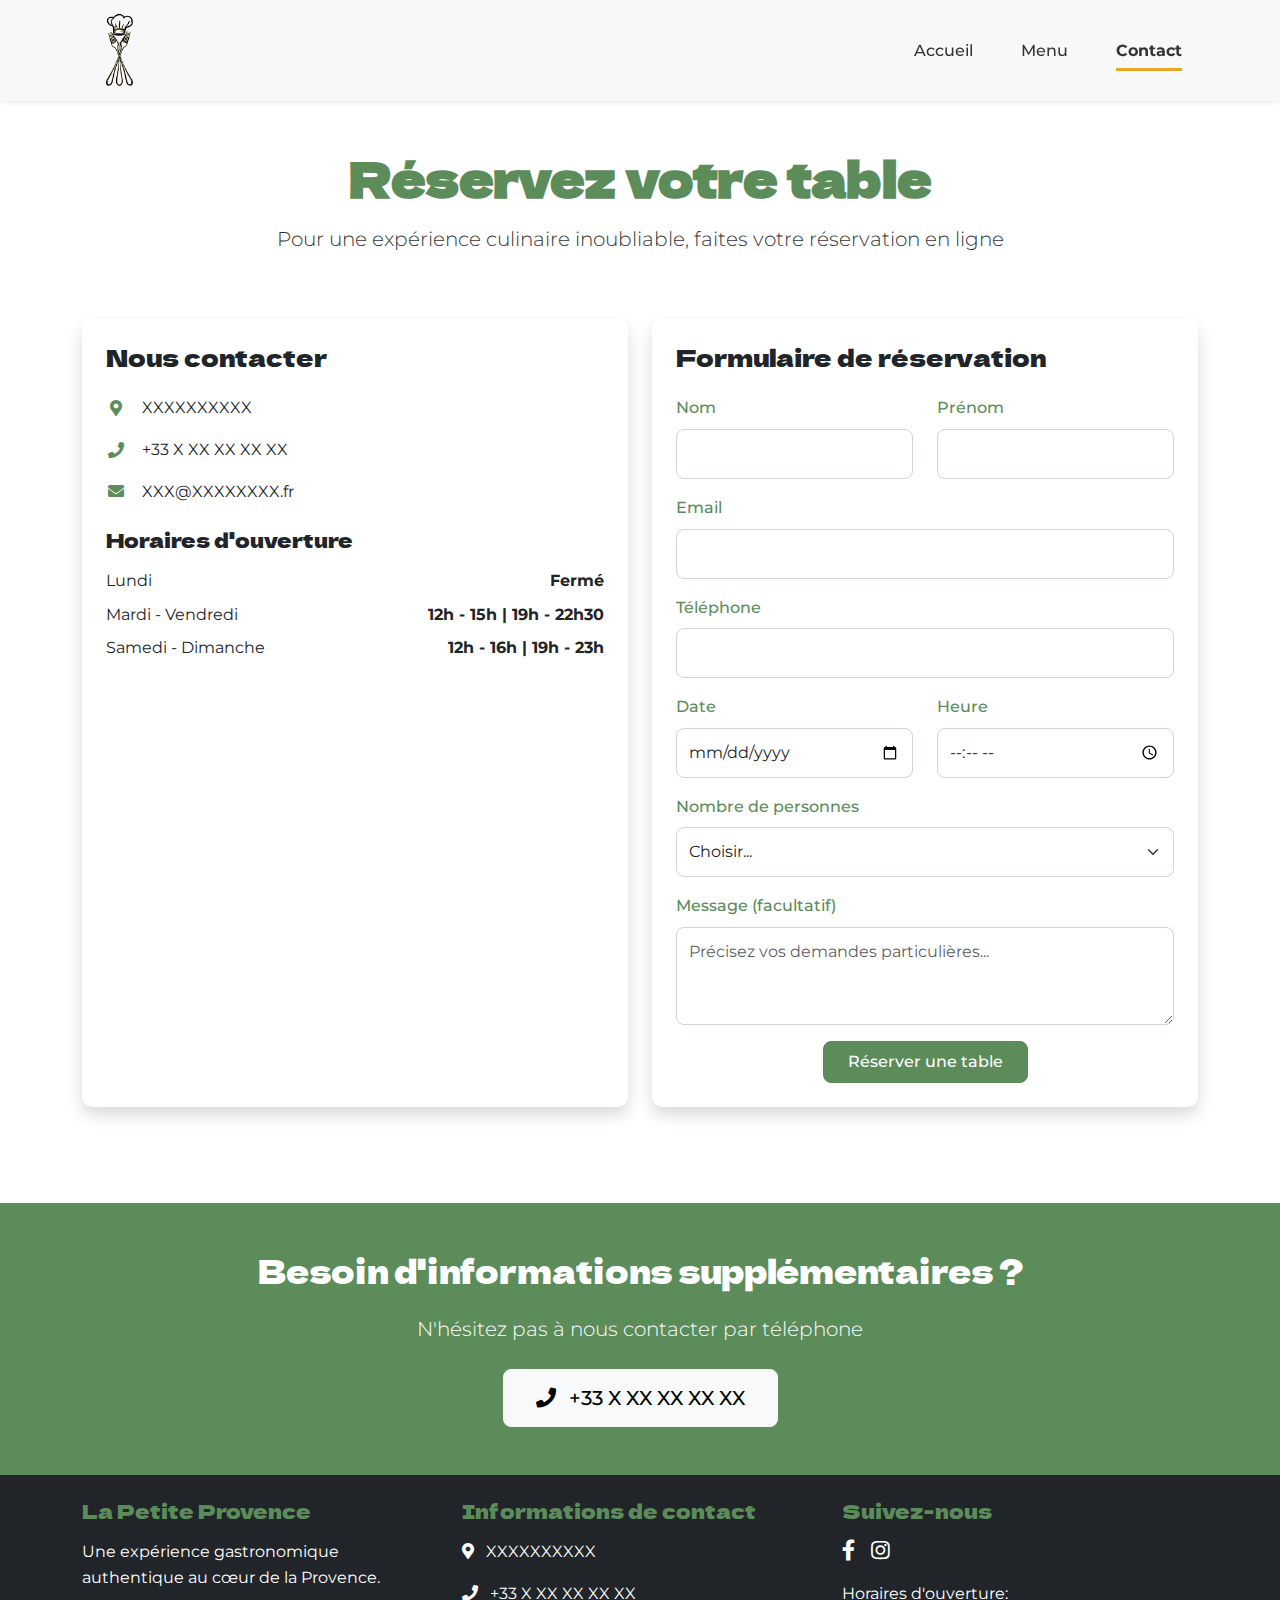
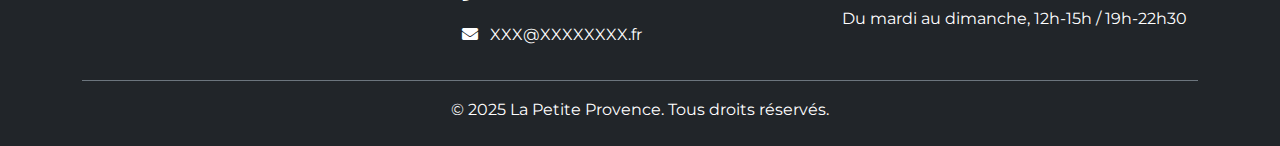
<file: contact.html>
<!DOCTYPE html>
<html lang="fr">

<head>
    <meta charset="UTF-8">
    <meta name="viewport" content="width=device-width, initial-scale=1.0">
    <link rel="preconnect" href="https://fonts.googleapis.com">
    <link rel="preconnect" href="https://fonts.gstatic.com" crossorigin>
    <link
        href="https://fonts.googleapis.com/css2?family=Dela+Gothic+One&family=Montserrat:ital,wght@0,100..900;1,100..900&display=swap"
        rel="stylesheet">
    <title>La Petite Provence - Contact</title>
    <!-- Bootstrap CSS -->
    <link href="https://cdn.jsdelivr.net/npm/bootstrap@5.3.2/dist/css/bootstrap.min.css" rel="stylesheet">
    <!-- Bootstrap JavaScript Bundle with Popper -->
    <script src="https://cdn.jsdelivr.net/npm/bootstrap@5.3.2/dist/js/bootstrap.bundle.min.js"></script>
    <!-- Font Awesome -->
    <link rel="stylesheet" href="https://cdnjs.cloudflare.com/ajax/libs/font-awesome/5.15.4/css/all.min.css">
    <!-- CSS -->
    <link rel="stylesheet" href="styles.css">
</head>

<body>
    <nav class="navbar navbar-expand-lg navbar-light bg-light sticky-top shadow-sm">
        <div class="container">
            <a class="navbar-brand" href="index.html"><img src="/Img/icon.png" alt="Logo" width="75" height="75"></a>
            <button class="navbar-toggler" type="button" data-bs-toggle="collapse"
                data-bs-target="#navbarSupportedContent" aria-controls="navbarSupportedContent" aria-expanded="false"
                aria-label="Toggle navigation">
                <span class="navbar-toggler-icon"></span>
            </button>
            <div class="collapse navbar-collapse" id="navbarSupportedContent">
                <ul class="navbar-nav ms-auto mb-2 mb-lg-0 gap-3">
                    <li class="nav-item">
                        <a class="nav-link" href="index.html">Accueil</a>
                    </li>
                    <li class="nav-item">
                        <a class="nav-link" href="menu.html">Menu</a>
                    </li>
                    <li class="nav-item">
                        <a class="nav-link active fw-bold" aria-current="page" href="contact.html">Contact</a>
                    </li>
                </ul>
            </div>
        </div>
    </nav>

    <main>
        <div class="container py-5">
            <div class="row mb-5 justify-content-center">
                <div class="col-lg-8 text-center">
                    <h1 class="display-5 fw-bold mb-3">Réservez votre table</h1>
                    <p class="lead">Pour une expérience culinaire inoubliable, faites votre réservation en ligne</p>
                </div>
            </div>

            <div class="row mb-5">
                <div class="col-lg-6 mb-4 mb-lg-0">
                    <div class="card border-0 shadow h-100">
                        <div class="card-body p-4">
                            <h2 class="h4 mb-4">Nous contacter</h2>
                            <ul class="list-unstyled">
                                <li class="mb-3 d-flex align-items-center">
                                    <i class="fas fa-map-marker-alt text-primary me-3 fa-fw"></i>
                                    <span>XXXXXXXXXX</span>
                                </li>
                                <li class="mb-3 d-flex align-items-center">
                                    <i class="fas fa-phone text-primary me-3 fa-fw"></i>
                                    <span>+33 X XX XX XX XX</span>
                                </li>
                                <li class="mb-3 d-flex align-items-center">
                                    <i class="fas fa-envelope text-primary me-3 fa-fw"></i>
                                    <span>XXX@XXXXXXXX.fr</span>
                                </li>
                            </ul>
                            
                            <h3 class="h5 mb-3 mt-4">Horaires d'ouverture</h3>
                            <ul class="list-unstyled">
                                <li class="mb-2 d-flex justify-content-between">
                                    <span>Lundi</span>
                                    <span class="fw-bold">Fermé</span>
                                </li>
                                <li class="mb-2 d-flex justify-content-between">
                                    <span>Mardi - Vendredi</span>
                                    <span class="fw-bold">12h - 15h | 19h - 22h30</span>
                                </li>
                                <li class="mb-2 d-flex justify-content-between">
                                    <span>Samedi - Dimanche</span>
                                    <span class="fw-bold">12h - 16h | 19h - 23h</span>
                                </li>
                            </ul>
                            
                            <div class="mt-4">
                                <iframe src="https://www.google.com/maps/embed?pb=!1m18!1m12!1m3!1d2890.8842706758356!2d5.447183315048697!3d43.52963566780557!2m3!1f0!2f0!3f0!3m2!1i1024!2i768!4f13.1!3m3!1m2!1s0x12c98da304b91259%3A0x5cb953bec8b9ea11!2sAix-en-Provence%2C%20France!5e0!3m2!1sfr!2sfr!4v1617273845268!5m2!1sfr!2sfr" width="100%" height="200" style="border:0;" allowfullscreen="" loading="lazy"></iframe>
                            </div>
                        </div>
                    </div>
                </div>
                
                <div class="col-lg-6">
                    <div class="card border-0 shadow">
                        <div class="card-body p-4">
                            <h2 class="h4 mb-4">Formulaire de réservation</h2>
                            <form id="reservationForm">
                                <div class="row">
                                    <div class="col-md-6 mb-3">
                                        <label for="nom" class="form-label">Nom</label>
                                        <input type="text" class="form-control" id="nom" required>
                                    </div>
                                    <div class="col-md-6 mb-3">
                                        <label for="prenom" class="form-label">Prénom</label>
                                        <input type="text" class="form-control" id="prenom" required>
                                    </div>
                                </div>
                                <div class="mb-3">
                                    <label for="email" class="form-label">Email</label>
                                    <input type="email" class="form-control" id="email" required>
                                </div>
                                <div class="mb-3">
                                    <label for="telephone" class="form-label">Téléphone</label>
                                    <input type="tel" class="form-control" id="telephone" required>
                                </div>
                                <div class="row">
                                    <div class="col-md-6 mb-3">
                                        <label for="date" class="form-label">Date</label>
                                        <input type="date" class="form-control" id="date" required>
                                    </div>
                                    <div class="col-md-6 mb-3">
                                        <label for="heure" class="form-label">Heure</label>
                                        <input type="time" class="form-control" id="heure" required>
                                    </div>
                                </div>
                                <div class="mb-3">
                                    <label for="nombrePersonnes" class="form-label">Nombre de personnes</label>
                                    <select class="form-select" id="nombrePersonnes" required>
                                        <option value="" selected disabled>Choisir...</option>
                                        <option value="1">1 personne</option>
                                        <option value="2">2 personnes</option>
                                        <option value="3">3 personnes</option>
                                        <option value="4">4 personnes</option>
                                        <option value="5">5 personnes</option>
                                        <option value="6">6 personnes</option>
                                        <option value="7+">7 personnes ou plus</option>
                                    </select>
                                </div>
                                <div class="mb-3">
                                    <label for="message" class="form-label">Message (facultatif)</label>
                                    <textarea class="form-control" id="message" rows="3" placeholder="Précisez vos demandes particulières..."></textarea>
                                </div>
                                <div class="text-center">
                                    <button type="submit" class="btn btn-primary px-4 py-2">Réserver une table</button>
                                </div>
                            </form>
                        </div>
                    </div>
                </div>
            </div>
        </div>

        <section class="cta py-5 bg-primary text-white">
            <div class="container text-center">
                <h2 class="mb-4">Besoin d'informations supplémentaires ?</h2>
                <p class="lead mb-4">N'hésitez pas à nous contacter par téléphone</p>
                <a href="tel:+33492582341" class="btn btn-light btn-lg"><i class="fas fa-phone me-2"></i> +33 X XX XX XX XX</a>
            </div>
        </section>

        <footer class="bg-dark text-white py-4">
            <div class="container">
                <div class="row">
                    <div class="col-md-4 mb-3">
                        <h5 class="mb-3">La Petite Provence</h5>
                        <p>Une expérience gastronomique authentique au cœur de la Provence.</p>
                    </div>
                    <div class="col-md-4 mb-3">
                        <h5 class="mb-3">Informations de contact</h5>
                        <p><i class="fas fa-map-marker-alt me-2"></i> XXXXXXXXXX</p>
                        <p><i class="fas fa-phone me-2"></i> +33 X XX XX XX XX</p>
                        <p><i class="fas fa-envelope me-2"></i> XXX@XXXXXXXX.fr</p>
                    </div>
                    <div class="col-md-4 mb-3">
                        <h5 class="mb-3">Suivez-nous</h5>
                        <div class="d-flex gap-3">
                            <a href="https://www.facebook.com" class="text-white"><i class="fab fa-facebook-f fa-lg"></i></a>
                            <a href="https://www.instagram.com" class="text-white"><i class="fab fa-instagram fa-lg"></i></a>
                            <a href="https://www.tripadvisor.fr" class="text-white"><i class="fab fa-tripadvisor fa-lg"></i></a>
                        </div>
                        <div class="mt-3">
                            <p>Horaires d'ouverture:<br>Du mardi au dimanche, 12h-15h / 19h-22h30</p>
                        </div>
                    </div>
                </div>
                <div class="text-center pt-3 border-top border-secondary">
                    <p class="mb-0">&copy; 2025 La Petite Provence. Tous droits réservés.</p>
                </div>
            </div>
        </footer>
    </main>

    <!-- JavaScript -->
    <script src="contact.js"></script>
</body>

</html>
</file>
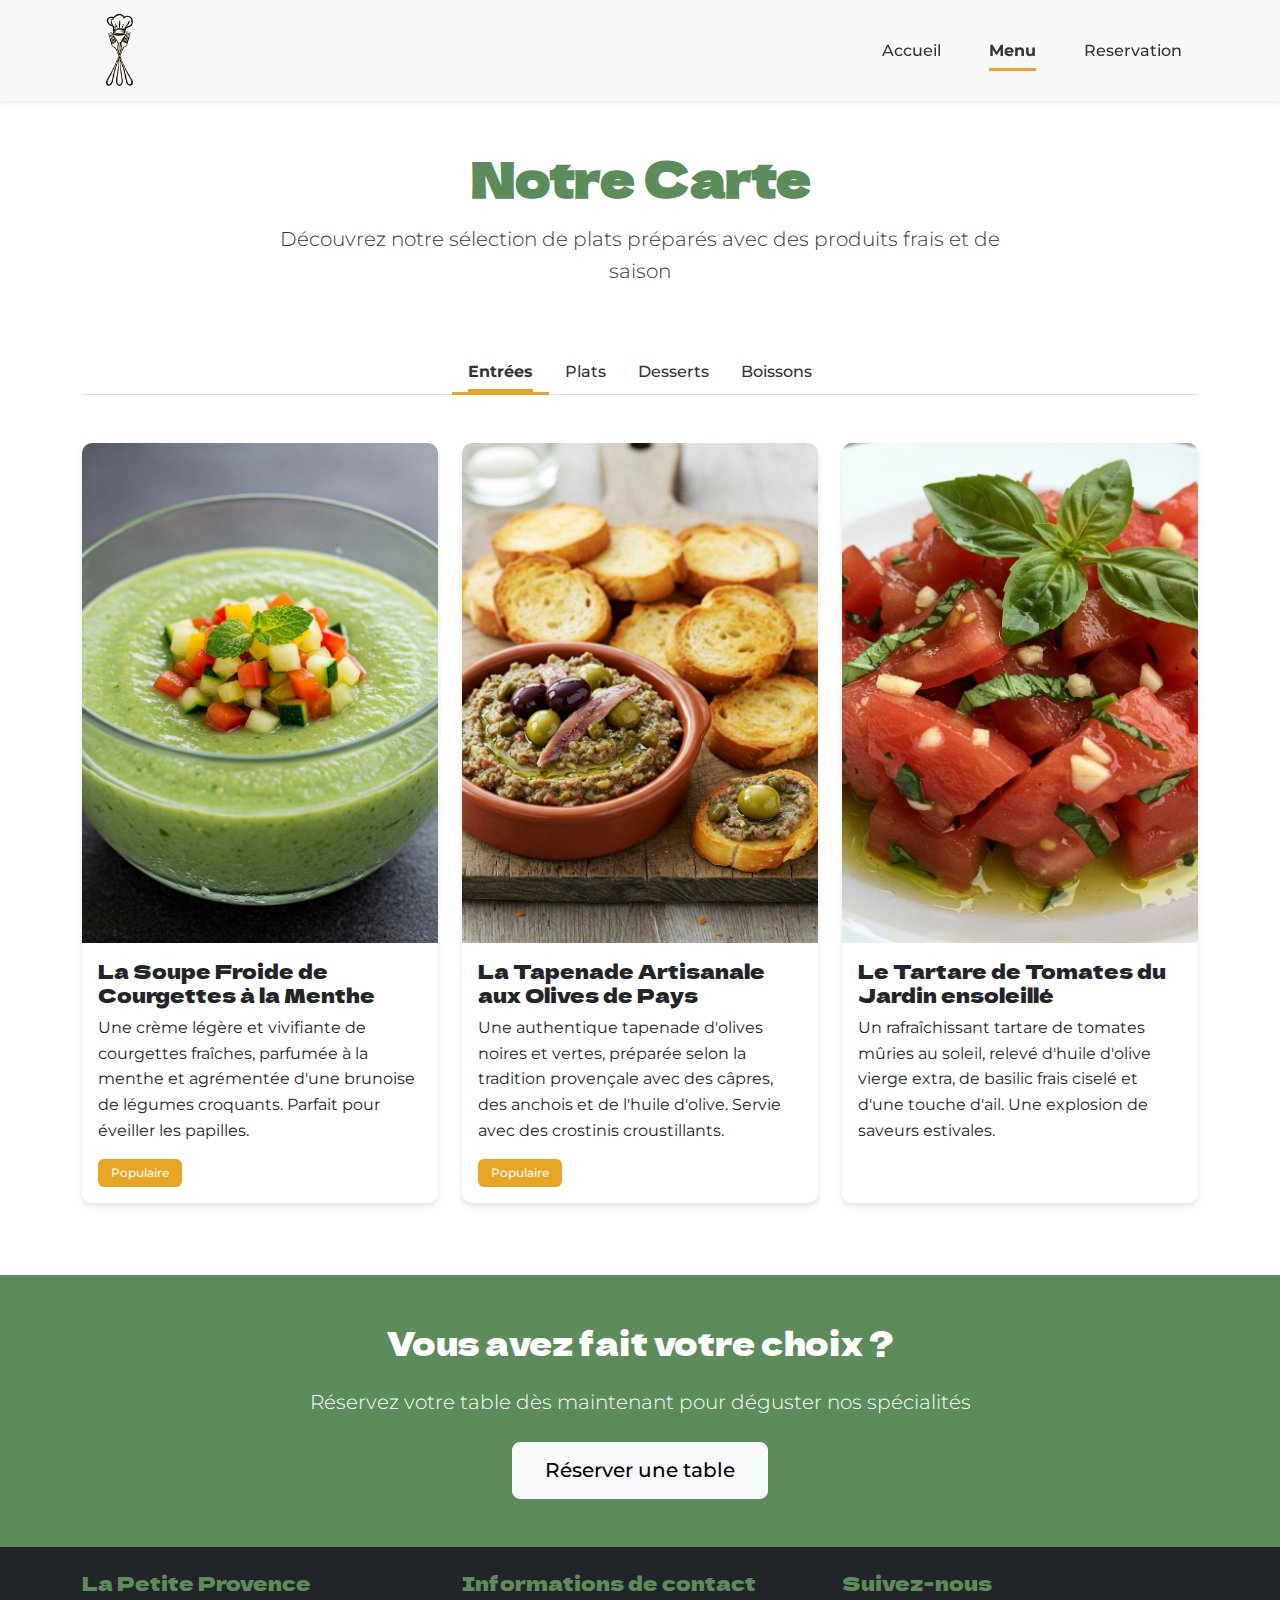
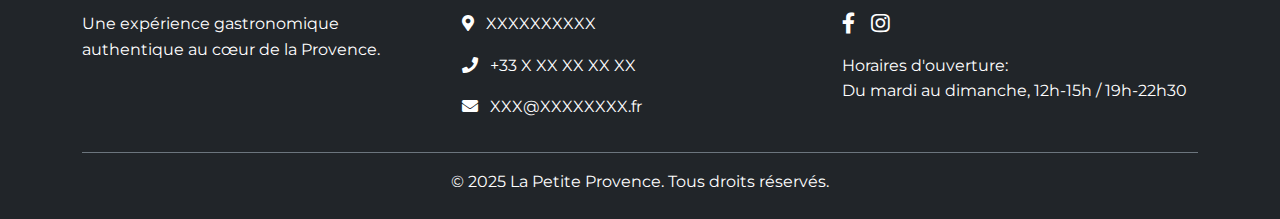
<file: menu.html>
<!DOCTYPE html>
<html lang="fr">

<head>
    <meta charset="UTF-8">
    <meta name="viewport" content="width=device-width, initial-scale=1.0">
    <link rel="preconnect" href="https://fonts.googleapis.com">
    <link rel="preconnect" href="https://fonts.gstatic.com" crossorigin>
    <link
        href="https://fonts.googleapis.com/css2?family=Dela+Gothic+One&family=Montserrat:ital,wght@0,100..900;1,100..900&display=swap"
        rel="stylesheet">
    <title>La Petite Provence - Menu</title>
    <!-- Favicon -->
    <link rel="icon" type="image/png" href="img/icon.png">
    <!-- Bootstrap CSS -->
    <link href="https://cdn.jsdelivr.net/npm/bootstrap@5.3.2/dist/css/bootstrap.min.css" rel="stylesheet">
    <!-- Bootstrap JavaScript Bundle with Popper -->
    <script src="https://cdn.jsdelivr.net/npm/bootstrap@5.3.2/dist/js/bootstrap.bundle.min.js"></script>
    <!-- Font Awesome -->
    <link rel="stylesheet" href="https://cdnjs.cloudflare.com/ajax/libs/font-awesome/5.15.4/css/all.min.css">
    <!-- CSS -->
    <link rel="stylesheet" href="styles.css">
</head>

<body>
    <nav class="navbar navbar-expand-lg navbar-light bg-light sticky-top shadow-sm">
        <div class="container">
            <a class="navbar-brand" href="index.html"><img src="img/icon.png" alt="Logo" width="75" height="75"></a>
            <button class="navbar-toggler" type="button" data-bs-toggle="collapse"
                data-bs-target="#navbarSupportedContent" aria-controls="navbarSupportedContent" aria-expanded="false"
                aria-label="Toggle navigation">
                <span class="navbar-toggler-icon"></span>
            </button>
            <div class="collapse navbar-collapse" id="navbarSupportedContent">
                <ul class="navbar-nav ms-auto mb-2 mb-lg-0 gap-3">
                    <li class="nav-item">
                        <a class="nav-link" href="index.html">Accueil</a>
                    </li>
                    <li class="nav-item">
                        <a class="nav-link active fw-bold" aria-current="page" href="menu.html">Menu</a>
                    </li>
                    <li class="nav-item">
                        <a class="nav-link" href="Reservation.html">Reservation</a>
                    </li>
                </ul>
            </div>
        </div>
    </nav>
    
    <main>
        <div class="container mt-5">
            <div class="row mb-5 justify-content-center">
                <div class="col-lg-8 text-center">
                    <h1 class="display-5 fw-bold mb-3">Notre Carte</h1>
                    <p class="lead">Découvrez notre sélection de plats préparés avec des produits frais et de saison</p>
                </div>
            </div>

            <ul class="nav nav-tabs justify-content-center mb-5" id="menuTab">
                <li class="nav-item">
                    <button class="nav-link active" id="entrees-tab" data-bs-toggle="tab" data-bs-target="#entrees" type="button">Entrées</button>
                </li>
                <li class="nav-item">
                    <button class="nav-link" id="plats-tab" data-bs-toggle="tab" data-bs-target="#plats" type="button">Plats</button>
                </li>
                <li class="nav-item">
                    <button class="nav-link" id="desserts-tab" data-bs-toggle="tab" data-bs-target="#desserts" type="button">Desserts</button>
                </li>
                <li class="nav-item">
                    <button class="nav-link" id="boissons-tab" data-bs-toggle="tab" data-bs-target="#boissons" type="button">Boissons</button>
                </li>
            </ul>
        
            <div class="tab-content" id="menuTabContent">
                <div class="tab-pane fade show active" id="entrees">
                    <div class="row">
                        <div class="col-md-4 mb-4">
                            <div class="card">
                                <img src="img/Entrées/Soupe.jpeg" class="card-img-top" alt="La Soupe Froide de Courgettes à la Menthe">
                                <div class="card-body">
                                    <h5 class="card-title">La Soupe Froide de Courgettes à la Menthe</h5>
                                    <p class="card-text">Une crème légère et vivifiante de courgettes fraîches, parfumée à la menthe et agrémentée d'une brunoise de légumes croquants. Parfait pour éveiller les papilles.

                                    </p>
                                    <span class="badge bg-success">Populaire</span>
                                </div>
                            </div>
                        </div>
                        <div class="col-md-4 mb-4">
                            <div class="card">
                                <img src="img/Entrées/Tapenade.jpeg" class="card-img-top" alt="La Tapenade Artisanale aux Olives de Pays">
                                <div class="card-body">
                                    <h5 class="card-title">La Tapenade Artisanale aux Olives de Pays</h5>
                                    <p class="card-text">Une authentique tapenade d'olives noires et vertes, préparée selon la tradition provençale avec des câpres, des anchois et de l'huile d'olive. Servie avec des crostinis croustillants.

                                    </p>
                                    <span class="badge bg-success">Populaire</span>
                                </div>
                            </div>
                        </div>
                        <div class="col-md-4 mb-4">
                            <div class="card">
                                <img src="img/Entrées/Tartare.jpeg" class="card-img-top" alt="Le Tartare de Tomates du Jardin ensoleillé">
                                <div class="card-body">
                                    <h5 class="card-title">Le Tartare de Tomates du Jardin ensoleillé</h5>
                                    <p class="card-text">Un rafraîchissant tartare de tomates mûries au soleil, relevé d'huile d'olive vierge extra, de basilic frais ciselé et d'une touche d'ail. Une explosion de saveurs estivales.

                                    </p>
                                </div>
                            </div>
                        </div>
                    </div>
                </div>
                <div class="tab-pane fade" id="plats">
                    <div class="row">
                        <div class="col-md-4 mb-4">
                            <div class="card">
                                <img src="img/Plats/Petits Farçis Niçois.jpeg" class="card-img-top" alt="Les Petits Farçis Niçois Revisités">
                                <div class="card-body">
                                    <h5 class="card-title">Les Petits Farçis Niçois Revisités</h5>
                                    <p class="card-text">Une sélection de légumes de saison (tomates, poivrons, courgettes) farcis d'une savoureuse farce à base de viande, de riz et d'herbes aromatiques. Une interprétation moderne d'un classique provençal.                                    </p>
                                    <span class="badge bg-success">Populaire</span>
                                </div>
                            </div>
                        </div>
                        <div class="col-md-4 mb-4">
                            <div class="card">
                                <img src="img/Plats/Daube.jpeg" class="card-img-top" alt="La Daube Provençale à l'Ancienne">
                                <div class="card-body">
                                    <h5 class="card-title">La Daube Provençale à l'Ancienne</h5>
                                    <p class="card-text">Un plat emblématique de la région, un ragoût de bœuf mijoté lentement dans un vin rouge parfumé aux herbes de Provence, aux carottes, aux oignons et aux olives noires. Servie avec une polenta crémeuse ou des pommes de terre à la vapeur. Un voyage gustatif au cœur de la Provence.

                                    </p>
                                    <span class="badge bg-success">Populaire</span>
                                </div>
                            </div>
                        </div>
                        <div class="col-md-4 mb-4">
                            <div class="card">
                                <img src="img/Plats/Filet de Daurade Royale.jpeg" class="card-img-top" alt="Le Filet de Daurade Royale Rôti aux Citrons Confits et Romarin">
                                <div class="card-body">
                                    <h5 class="card-title">Le Filet de Daurade Royale Rôti aux Citrons Confits et Romarin</h5>
                                    <p class="card-text"> Un filet de daurade fraîche, rôti au four avec des tranches de citron confit, des brins de romarin frais et un filet d'huile d'olive. Accompagné d'une poêlée de légumes méditerranéens de saison. Une ode aux saveurs de la mer et du soleil.

                                    </p>
                                </div>
                            </div>
                        </div>
                        <div class="col-md-4 mb-4">
                            <div class="card">
                                <img src="img/Plats/Ravioles.jpeg" class="card-img-top" alt="Les Ravioles de Royans aux Truffes d'Été et Crème de Parmesan">
                                <div class="card-body">
                                    <h5 class="card-title">Les Ravioles de Royans aux Truffes d'Été et Crème de Parmesan</h5>
                                    <p class="card-text">De délicates ravioles artisanales farcies au fromage de Royans, nappées d'une onctueuse crème de parmesan et parfumées à la truffe d'été. Un plat raffiné qui met en valeur les produits du terroir.
                                    </p>
                                </div>
                            </div>
                        </div>
                    </div>
                </div>
                <div class="tab-pane fade" id="desserts">
                    <div class="row">
                        <div class="col-md-4 mb-4">
                            <div class="card">
                                <img src="img/Desserts/La Tarte Tropézienne Traditionnelle.jpeg" class="card-img-top" alt="La Tarte Tropézienne Traditionnelle">
                                <div class="card-body">
                                    <h5 class="card-title">La Tarte Tropézienne Traditionnelle</h5>
                                    <p class="card-text">L'incontournable brioche moelleuse, généreusement fourrée d'une crème onctueuse parfumée à la fleur d'oranger et saupoudrée de sucre perlé. Un classique indémodable de la région.

                                    </p>
                                    <span class="badge bg-success">Populaire</span>
                                </div>
                            </div>
                        </div>
                        <div class="col-md-4 mb-4">
                            <div class="card">
                                <img src="img/Desserts/La Crème Brûlée à la Lavande Fine de Provence.jpeg" class="card-img-top" alt="La Crème Brûlée à la Lavande Fine de Provence">
                                <div class="card-body">
                                    <h5 class="card-title">La Crème Brûlée à la Lavande Fine de Provence</h5>
                                    <p class="card-text">Une délicate crème brûlée infusée à la lavande, offrant un parfum subtil et floral, surmontée d'une fine couche de caramel croquant. Une touche provençale élégante.

                                    </p>
                                    <span class="badge bg-success">Populaire</span>
                                </div>
                            </div>
                        </div>
                        <div class="col-md-4 mb-4">
                            <div class="card">
                                <img src="img/Desserts/Le Moelleux aux Amandes et Abricots Rôtis au Miel de Lavande.jpeg" class="card-img-top" alt="Le Moelleux aux Amandes et Abricots Rôtis au Miel de Lavande">
                                <div class="card-body">
                                    <h5 class="card-title">Le Moelleux aux Amandes et Abricots Rôtis au Miel de Lavande</h5>
                                    <p class="card-text">Un gâteau moelleux aux amandes, garni d'abricots frais rôtis et arrosé d'un filet de miel de lavande parfumé. Une alliance gourmande et fruitée.

                                    </p>
                                </div>
                            </div>
                        </div>
                        <div class="col-md-4 mb-4">
                            <div class="card">
                                <img src="img/Desserts/La Salade de Fruits.jpeg" class="card-img-top" alt="La Salade de Fruits Frais de Saison à la Menthe et au Citron Vert">
                                <div class="card-body">
                                    <h5 class="card-title">La Salade de Fruits Frais de Saison à la Menthe et au Citron Vert</h5>
                                    <p class="card-text">Une salade rafraîchissante composée de fruits de saison gorgés de soleil, délicatement parfumée à la menthe fraîche et au zeste de citron vert. Une option légère et pleine de saveurs.

                                    </p>
                                </div>
                            </div>
                        </div>
                        <div class="col-md-4 mb-4">
                            <div class="card">
                                <img src="img/Desserts/Les Petits Pots de Crème au Chocolat Noir et Fleur de Sel de Camargue.jpeg" class="card-img-top" alt="Les Petits Pots de Crème au Chocolat Noir et Fleur de Sel de Camargue">
                                <div class="card-body">
                                    <h5 class="card-title">Les Petits Pots de Crème au Chocolat Noir et Fleur de Sel de Camargue</h5>
                                    <p class="card-text">De petits pots de crème onctueuse au chocolat noir intense, rehaussés d'une pincée de fleur de sel de Camargue qui sublime les saveurs. Une gourmandise simple et raffinée.
                                    </p>
                                </div>
                            </div>
                        </div>
                    </div>
                </div>
                <div class="tab-pane fade" id="boissons">
                    <div class="row">
                        <div class="col-md-4 mb-4">
                            <div class="card">
                                <img src="img/Boissons/Kir Provençal.jpeg" class="card-img-top" alt="Kir Provençal">
                                <div class="card-body">
                                    <h5 class="card-title">Kir Provençal</h5>
                                    <p class="card-text">Vin blanc sec avec une crème de lavande ou de violette pour une touche florale.
                                    </p>
                                </div>
                            </div>
                        </div>
                        <div class="col-md-4 mb-4">
                            <div class="card">
                                <img src="img/Boissons/Liqueur de Verveine ou de Thym.jpeg" class="card-img-top" alt="Liqueur de Verveine ou de Thym">
                                <div class="card-body">
                                    <h5 class="card-title">Liqueur de Verveine ou de Thym</h5>
                                    <p class="card-text">Des saveurs herbacées typiques de la Provence.
                                    </p>
                                </div>
                            </div>
                        </div>
                    </div>
                </div>
            </div>
        </div>
        
        <section class="cta py-5 bg-primary text-white mt-5">
            <div class="container text-center">
                <h2 class="mb-4">Vous avez fait votre choix ?</h2>
                <p class="lead mb-4">Réservez votre table dès maintenant pour déguster nos spécialités</p>
                <a href="Reservation.html" class="btn btn-light btn-lg">Réserver une table</a>
            </div>
        </section>
        
        <footer class="bg-dark text-white py-4">
            <div class="container">
                <div class="row">
                    <div class="col-md-4 mb-3">
                        <h5 class="mb-3">La Petite Provence</h5>
                        <p>Une expérience gastronomique authentique au cœur de la Provence.</p>
                    </div>
                    <div class="col-md-4 mb-3">
                        <h5 class="mb-3">Informations de contact</h5>
                        <p><i class="fas fa-map-marker-alt me-2"></i> XXXXXXXXXX</p>
                        <p><i class="fas fa-phone me-2"></i> +33 X XX XX XX XX</p>
                        <p><i class="fas fa-envelope me-2"></i> XXX@XXXXXXXX.fr</p>
                    </div>
                    <div class="col-md-4 mb-3">
                        <h5 class="mb-3">Suivez-nous</h5>
                        <div class="d-flex gap-3">
                            <a href="https://www.facebook.com" class="text-white"><i class="fab fa-facebook-f fa-lg"></i></a>
                            <a href="https://www.instagram.com" class="text-white"><i class="fab fa-instagram fa-lg"></i></a>
                            <a href="https://www.tripadvisor.fr" class="text-white"><i class="fab fa-tripadvisor fa-lg"></i></a>
                        </div>
                        <div class="mt-3">
                            <p>Horaires d'ouverture:<br>Du mardi au dimanche, 12h-15h / 19h-22h30</p>
                        </div>
                    </div>
                </div>
                <div class="text-center pt-3 border-top border-secondary">
                    <p class="mb-0">&copy; 2025 La Petite Provence. Tous droits réservés.</p>
                </div>
            </div>
        </footer>
    </main>
</body>

</html>
</file>
<file: styles.css>
:root {
    /* Nouvelles couleurs plus provençales */
    --primary-color: #5B8C5A;    /* Vert olive provençal */
    --secondary-color: #F9F1E6;  /* Crème légèrement plus chaud */
    --accent-color: #E6A522;     /* Or/jaune plus chaleureux */
    --text-color: #333333;       /* Garde le même gris foncé */
    --white-color: #FFFFFF;
    --gray-bg: #F8F8F8;
    --dark-bg: #2E4532;          /* Vert foncé pour le footer */
    --primary-font: "Dela Gothic One", serif;
    --secondary-font: "Montserrat", sans-serif;
    --shadow-sm: 0 4px 6px rgba(0, 0, 0, 0.1);
    --shadow-md: 0 10px 15px rgba(0, 0, 0, 0.15);
    --transition: all 0.3s ease;
}

/* Base styles */
body {
    font-family: var(--secondary-font);
    line-height: 1.6;
    color: var(--text-color);
}

h1, h2, h3, h4, h5, h6 {
    font-family: var(--primary-font);
    color: var(--primary-color);
}

/* Navigation */
.navbar {
    padding: 0.5rem 0;
    background-color: var(--white-color) !important;
}

.navbar-brand img {
    transition: var(--transition);
}

.navbar-brand img:hover {
    transform: scale(1.05);
}

.nav-link {
    font-weight: 500;
    color: var(--text-color) !important;
    padding: 0.5rem 1rem !important;
    transition: var(--transition);
}

.nav-link:hover {
    color: var(--accent-color) !important;
}

.nav-link.active {
    font-weight: 700 !important;
    position: relative;
}

.nav-link.active:after {
    content: '';
    position: absolute;
    bottom: 0;
    left: 1rem;
    right: 1rem;
    height: 3px;
    background-color: var(--accent-color);
}

/* Hero section */
.hero-section {
    height: 80vh;
    background-size: cover;
    background-position: center;
    display: flex;
    align-items: center;
    justify-content: center;
}

.bannertext {
    background-color: rgba(0, 0, 0, 0.6);
    border-radius: 10px;
    backdrop-filter: blur(5px);
    color: var(--white-color);
    padding: 2rem !important;
}

.slogan {
    font-style: italic;
    margin-bottom: 1.5rem;
}

/* Cards and content */
.card {
    border: none;
    border-radius: 10px;
    box-shadow: var(--shadow-sm);
    transition: var(--transition);
    overflow: hidden;
    height: 100%;
}

.card:hover {
    transform: translateY(-5px);
    box-shadow: var(--shadow-md);
}

.card-img-top {
    height: 500px;
    object-fit: cover;
}

.badge {
    padding: 0.5rem 0.8rem;
    font-weight: 500;
}

/* Tabs */
.nav-tabs .nav-link {
    color: var(--primary-color);
    font-weight: 500;
    padding: 12px 25px;
    border: none;
    border-bottom: 3px solid transparent;
    transition: var(--transition);
}

.nav-tabs .nav-link.active {
    color: var(--primary-color);
    border-bottom: 3px solid var(--accent-color);
    font-weight: 600;
    background: transparent;
}

.nav-tabs .nav-link:hover {
    border-color: transparent;
    border-bottom: 3px solid var(--accent-color);
}

/* Forms */
.form-control, .form-select {
    padding: 12px;
    border: 1px solid #ced4da;
    border-radius: 8px;
}

.form-control:focus, .form-select:focus {
    border-color: var(--accent-color);
    box-shadow: 0 0 0 0.25rem rgba(183, 153, 13, 0.25);
}

.form-label {
    font-weight: 500;
    color: var(--primary-color);
    margin-bottom: 0.5rem;
}

/* Buttons */
.btn {
    padding: 0.6rem 1.5rem;
    border-radius: 8px;
    font-weight: 500;
    transition: var(--transition);
}

.btn-lg {
    padding: 0.8rem 2rem;
}

.btn-primary {
    background-color: var(--primary-color);
    border-color: var(--primary-color);
}

.btn-primary:hover, .btn-primary:focus {
    background-color: var(--accent-color);
    border-color: var(--accent-color);
}

.btn-outline-light:hover {
    color: var(--primary-color);
}

/* Testimonials */
.testimonials .carousel-control-prev-icon,
.testimonials .carousel-control-next-icon {
    padding: 1.5rem;
}

/* Colors */
.bg-primary {
    background-color: var(--primary-color) !important;
}

.bg-light {
    background-color: var(--gray-bg) !important;
}

.bg-success {
    background-color: var(--accent-color) !important;
}

.text-primary {
    color: var(--primary-color) !important;
}

/* Footer */
footer {
    background-color: var(--dark-bg);
    color: var(--white-color);
}

footer a {
    color: var(--white-color);
    text-decoration: none;
    transition: var(--transition);
}

footer a:hover {
    color: var(--accent-color) !important;
    text-decoration: none;
}

/* Media queries */
@media (max-width: 768px) {
    .hero-section {
        height: 60vh;
    }
    
    .bannertext {
        padding: 1rem !important;
    }
    
    .bannertext h1 {
        font-size: 1.8rem;
    }
    
    .bannertext p {
        font-size: 1rem;
    }
    
    .nav-tabs .nav-link {
        padding: 10px 15px;
        font-size: 0.9rem;
    }
    
    .card-img-top {
        height: 180px;
    }
}

/* Animations */
.fade-in {
    opacity: 0;
    transform: translateY(20px);
    transition: opacity 0.6s ease, transform 0.6s ease;
}

.fade-in.visible {
    opacity: 1;
    transform: translateY(0);
}

.navbar-scrolled {
    padding: 0.3rem 0 !important;
    box-shadow: 0 4px 10px rgba(0, 0, 0, 0.1) !important;
}

/* Corrections pour la section CTA */
.cta h1, .cta h2, .cta h3, .cta h4, .cta h5, .cta h6 {
    color: var(--white-color); /* Force les titres en blanc dans cette section */
}
</file>
